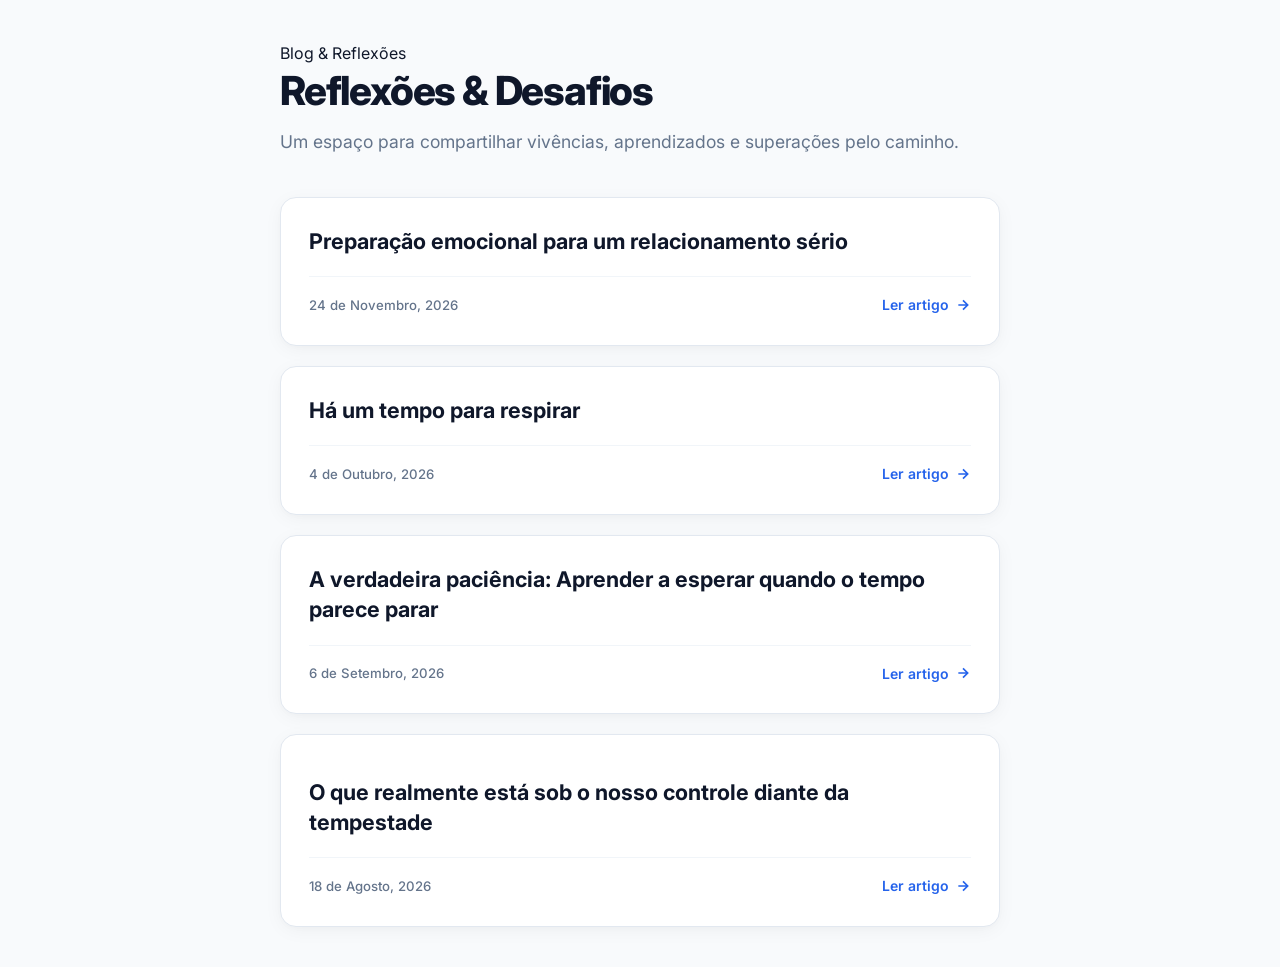
<file: index.html>
<!-- Define el estándar HTML5 -->
<!DOCTYPE html>
<!-- Especifica la etiqueta raíz con el idioma oficial portugués de Brasil -->
<html lang="pt-BR">
<head>
  <!-- Codificación de caracteres para compatibilidad de símbolos y acentos -->
  <meta charset="UTF-8">
  <!-- Configuración de Viewport para adaptarse a pantallas móviles y desktop -->
  <meta name="viewport" content="width=device-width, initial-scale=1.0">
  <!-- Título principal de la aplicación -->
  <title>Meu Blog Pessoal</title>
  <!-- Importación de fuente moderna Inter desde Google Fonts -->
  <link rel="preconnect" href="https://fonts.googleapis.com">
  <link rel="preconnect" href="https://fonts.gstatic.com" crossorigin>
  <link href="https://fonts.googleapis.com/css2?family=Inter:wght@400;500;600;700;800&display=swap" rel="stylesheet">
  <!-- Enlace a la hoja de estilos CSS -->
  <link rel="stylesheet" href="style.css">
</head>
<body>

  <!-- Contenedor central de la interfaz -->
  <main class="container">
    
    <!-- VISTA 1: Lista de Publicaciones del Feed (Vista activa inicial) -->
    <section id="feed-view" class="view active">
      <!-- Encabezado sobrio y limpio -->
      <header class="hero-header">
        <span class="badge">Blog & Reflexões</span>
        <h1 class="header-title">Reflexões & Desafios</h1>
        <p>Um espaço para compartilhar vivências, aprendizados e superações pelo caminho.</p>
      </header>

      <!-- Lista de tarjetas en fondo claro -->
      <div class="posts-feed">

        <!-- Tarjeta de la publicación 4 (Más reciente) -->
        <article class="post-card" data-id="4">
          <h2 class="post-title">Preparação emocional para um relacionamento sério</h2>
          <div class="card-footer-info">
            <time class="post-date">24 de Novembro, 2026</time>
            <span class="read-more">Ler artigo <svg width="16" height="16" viewBox="0 0 24 24" fill="none" stroke="currentColor" stroke-width="2.5"><path d="M5 12h14M12 5l7 7-7 7"/></svg></span>
          </div>
        </article>

        <!-- Tarjeta de la publicación 3 (Más reciente) -->
        <article class="post-card" data-id="3">
          <h2 class="post-title">Há um tempo para respirar</h2>
          <div class="card-footer-info">
            <time class="post-date">4 de Outubro, 2026</time>
            <span class="read-more">Ler artigo <svg width="16" height="16" viewBox="0 0 24 24" fill="none" stroke="currentColor" stroke-width="2.5"><path d="M5 12h14M12 5l7 7-7 7"/></svg></span>
          </div>
        </article>
        
        <!-- Tarjeta de la publicación 2 -->
        <article class="post-card" data-id="2">
          <h2 class="post-title">A verdadeira paciência: Aprender a esperar quando o tempo parece parar</h2>
          <div class="card-footer-info">
            <time class="post-date">6 de Setembro, 2026</time>
            <span class="read-more">Ler artigo <svg width="16" height="16" viewBox="0 0 24 24" fill="none" stroke="currentColor" stroke-width="2.5"><path d="M5 12h14M12 5l7 7-7 7"/></svg></span>
          </div>
        </article>

        <!-- Tarjeta de la publicación 1 -->
        <article class="post-card" data-id="1">
          <div class="card-header-info">

          </div>
          <h2 class="post-title">O que realmente está sob o nosso controle diante da tempestade</h2>
          <div class="card-footer-info">
            <time class="post-date">18 de Agosto, 2026</time>
            <span class="read-more">Ler artigo <svg width="16" height="16" viewBox="0 0 24 24" fill="none" stroke="currentColor" stroke-width="2.5"><path d="M5 12h14M12 5l7 7-7 7"/></svg></span>
          </div>
        </article>

      </div>
    </section>

    <!-- VISTA 2: Lectura Detallada de un Artículo Individual -->
    <section id="detail-view" class="view">
      <!-- Botón de retorno claro -->
      <button id="back-btn" class="back-btn">
        <svg width="20" height="20" viewBox="0 0 24 24" fill="none" stroke="currentColor" stroke-width="2.5" stroke-linecap="round" stroke-linejoin="round"><line x1="19" y1="12" x2="5" y2="12"></line><polyline points="12 19 5 12 12 5"></polyline></svg>
        Voltar às publicações
      </button>

      <!-- Tarjeta blanca para lectura cómoda -->
      <article class="single-article">
        <div class="article-meta">
          <time id="article-date" class="post-date"></time>
        </div>
        <h1 id="article-title"></h1>
        <div id="article-content" class="content"></div>
      </article>
    </section>

  </main>

  <!-- Carga del script JavaScript externo -->
  <script src="script.js"></script>
</body>
</html>
</file>
<file: style.css>
/* ==========================================================================
   CONFIGURACIÓN DE VARIABLES Y PALETA DE COLORES (LIGHT MODE)
   ========================================================================== */
:root {
  /* Color de fondo principal de la página (gris-blanco suave) */
  --bg-color: #f8fafc;
  
  /* Color de fondo de los contenedores/tarjetas (blanco puro) */
  --card-bg: #ffffff;
  
  /* Color de borde por defecto de las tarjetas */
  --card-border: #e2e8f0;
  
  /* Color de borde al pasar el cursor sobre una tarjeta */
  --card-border-hover: #cbd5e1;
  
  /* Color de texto principal para títulos e información destacada */
  --text-main: #0f172a;
  
  /* Color de texto secundario para fechas y apoyo */
  --text-muted: #64748b;
  
  /* Color de texto optimizado para párrafos largos */
  --text-content: #334155;

  /* Color primario de acento para botones y enlaces */
  --accent-primary: #2563eb;
  
  /* Color secundario de acento para etiquetas decorativas */
  --accent-secondary: #7c3aed;
  
  /* Sombra suave por defecto */
  --shadow-card: 0 4px 20px -2px rgba(0, 0, 0, 0.05), 0 2px 6px -1px rgba(0, 0, 0, 0.02);
  
  /* Sombra más elevada para el efecto hover */
  --shadow-hover: 0 12px 28px -4px rgba(0, 0, 0, 0.08), 0 4px 12px -2px rgba(0, 0, 0, 0.03);
}

/* ==========================================================================
   REINICIO BASE (RESET) Y ESTILOS GLOBALES
   ========================================================================== */

/* Reseteo universal */
* {
  box-sizing: border-box;
  margin: 0;
  padding: 0;
}

/* Estilos para el cuerpo completo del documento */
body {
  font-family: 'Inter', system-ui, -apple-system, sans-serif;
  background-color: var(--bg-color);
  color: var(--text-main);
  line-height: 1.7;
  padding: 2.5rem 1.25rem;
  min-height: 100vh;
  -webkit-font-smoothing: antialiased;
}

/* ==========================================================================
   ESTRUCTURA CONTENEDORA Y VISTAS DE NAVEGACIÓN
   ========================================================================== */

/* Contenedor central delimitador de ancho */
.container {
  max-width: 720px;
  margin: 0 auto;
  width: 100%;
}

/* Reglas base para las secciones/vistas que se alternan */
.view {
  display: none;
  opacity: 0;
  transform: translateY(10px);
  transition: opacity 0.25s ease, transform 0.25s ease;
}

/* Clase que activa y muestra la vista deseada */
.view.active {
  display: block;
  opacity: 1;
  transform: translateY(0);
}

/* ==========================================================================
   ENCABEZADO PRINCIPAL (HERO HEADER)
   ========================================================================== */

/* Estructura del bloque del encabezado principal */
.hero-header {
  margin-bottom: 2.5rem;
  text-align: left;
}

/* Título principal del blog */
.header-title {
  font-size: 2.5rem;
  font-weight: 800;
  letter-spacing: -0.03em;
  color: var(--text-main);
  line-height: 1.2;
}

/* Subtítulo o descripción corta debajo del título principal */
.hero-header p {
  color: var(--text-muted);
  font-size: 1.1rem;
  margin-top: 0.75rem;
}

/* ==========================================================================
   FEED DE PUBLICACIONES Y TARJETAS (POST CARDS)
   ========================================================================== */

/* Contenedor flexible de la lista de entradas */
.posts-feed {
  display: flex;
  flex-direction: column;
  gap: 1.25rem;
}

/* Estilo individual de las tarjetas de publicaciones */
.post-card {
  background: var(--card-bg);
  border: 1px solid var(--card-border);
  border-radius: 16px;
  padding: 1.75rem;
  cursor: pointer;
  box-shadow: var(--shadow-card);
  transition: all 0.25s cubic-bezier(0.16, 1, 0.3, 1);
}

/* Comportamiento visual de la tarjeta al pasar el cursor (Hover) */
.post-card:hover {
  transform: translateY(-3px);
  border-color: var(--card-border-hover);
  box-shadow: var(--shadow-hover);
}

/* Sección superior dentro de la tarjeta (Tags y Tiempo de lectura) */
.card-header-info {
  display: flex;
  justify-content: space-between;
  align-items: center;
  margin-bottom: 0.85rem;
}

/* Clase base universal para las etiquetas (Tags) */
.tag {
  font-size: 0.75rem;
  font-weight: 600;
  padding: 0.25rem 0.65rem;
  border-radius: 6px;
}

.tag-blue {
  background: #eff6ff;
  color: #1d4ed8;
}

.tag-purple {
  background: #f5f3ff;
  color: #6d28d9;
}

/* Indicador de tiempo estimado de lectura */
.read-time {
  font-size: 0.8rem;
  color: var(--text-muted);
  font-weight: 500;
}

/* Título del post dentro de la tarjeta */
.post-title {
  font-size: 1.35rem;
  font-weight: 700;
  color: var(--text-main);
  line-height: 1.4;
  margin-bottom: 1.25rem;
  transition: color 0.2s ease;
}

.post-card:hover .post-title {
  color: var(--accent-primary);
}

/* Sección inferior dentro de la tarjeta */
.card-footer-info {
  display: flex;
  justify-content: space-between;
  align-items: center;
  border-top: 1px solid #f1f5f9;
  padding-top: 1rem;
}

/* Fecha de la publicación */
.post-date {
  font-size: 0.825rem;
  font-weight: 500;
  color: var(--text-muted);
}

/* Texto/Enlace indicador "Ler artigo" */
.read-more {
  font-size: 0.875rem;
  font-weight: 600;
  color: var(--accent-primary);
  display: inline-flex;
  align-items: center;
  gap: 0.35rem;
  transition: gap 0.2s ease;
}

.post-card:hover .read-more {
  gap: 0.6rem;
  color: #1d4ed8;
}

/* ==========================================================================
   VISTA DETALLADA DEL ARTÍCULO (SINGLE ARTICLE)
   ========================================================================== */

/* Botón de regreso a la lista de publicaciones */
.back-btn {
  display: inline-flex;
  align-items: center;
  gap: 0.6rem;
  background: var(--card-bg);
  border: 1px solid var(--card-border);
  border-radius: 30px;
  color: var(--text-main);
  font-size: 0.9rem;
  font-weight: 600;
  cursor: pointer;
  padding: 0.6rem 1.25rem;
  margin-bottom: 2rem;
  box-shadow: 0 2px 4px rgba(0,0,0,0.03);
  transition: all 0.2s ease;
}

.back-btn:hover {
  background: #f1f5f9;
  border-color: #cbd5e1;
  transform: translateX(-3px);
}

/* Contenedor principal del artículo completo */
.single-article {
  background: var(--card-bg);
  border: 1px solid var(--card-border);
  border-radius: 20px;
  padding: 3rem 2.5rem;
  box-shadow: var(--shadow-card);
}

/* Contenedor de información meta dentro del artículo */
.article-meta {
  margin-bottom: 1rem;
}

/* Título principal dentro del artículo leído */
.single-article h1 {
  font-size: 2.25rem;
  font-weight: 800;
  line-height: 1.3;
  margin-bottom: 2rem;
  color: var(--text-main);
  letter-spacing: -0.02em;
}

/* Párrafos dentro del contenido del artículo */
.single-article .content p {
  font-size: 1.1rem;
  color: var(--text-content);
  margin-bottom: 1.5rem;
  line-height: 1.8;
}

/* Estilos para las citas bíblicas/textos (Blockquote) */
.single-article blockquote {
  border-left: 4px solid var(--accent-primary);
  background: #f8fafc;
  padding: 1.25rem 1.5rem;
  border-radius: 0 12px 12px 0;
  margin: 2rem 0;
  font-style: italic;
  color: #475569;
  font-size: 1.05rem;
}

/* ==========================================================================
   ADAPTABILIDAD PARA DISPOSITIVOS MÓVILES (RESPONSIVE DESIGN)
   ========================================================================== */

@media (max-width: 640px) {
  /* Ajuste de margen general para pantallas móviles */
  body {
    padding: 1.5rem 1rem;
  }

  /* Ajuste de tamaño del título del hero */
  .header-title {
    font-size: 1.85rem;
  }

  .hero-header p {
    font-size: 0.975rem;
  }

  .hero-header {
    margin-bottom: 1.75rem;
  }

  /* Reducción de relleno de las tarjetas para pantallas pequeñas */
  .post-card {
    padding: 1.25rem;
    border-radius: 14px;
  }

  /* Título de los posts dentro del feed */
  .post-title {
    font-size: 1.15rem;
    margin-bottom: 1rem;
  }

  /* Relleno del artículo completo en móvil */
  .single-article {
    padding: 1.5rem 1.25rem;
    border-radius: 16px;
  }

  /* Título del artículo dentro de la lectura */
  .single-article h1 {
    font-size: 1.5rem;
    margin-bottom: 1.5rem;
  }

  /* Ajuste de lectura de párrafos en móvil */
  .single-article .content p {
    font-size: 1rem;
    line-height: 1.7;
    margin-bottom: 1.25rem;
  }

  /* Citas para pantalla móvil */
  .single-article blockquote {
    padding: 1rem 1.15rem;
    font-size: 0.95rem;
    margin: 1.5rem 0;
  }

  /* Ajuste del botón para volver en móvil */
  .back-btn {
    padding: 0.5rem 1rem;
    font-size: 0.85rem;
    margin-bottom: 1.25rem;
  }
}
</file>
